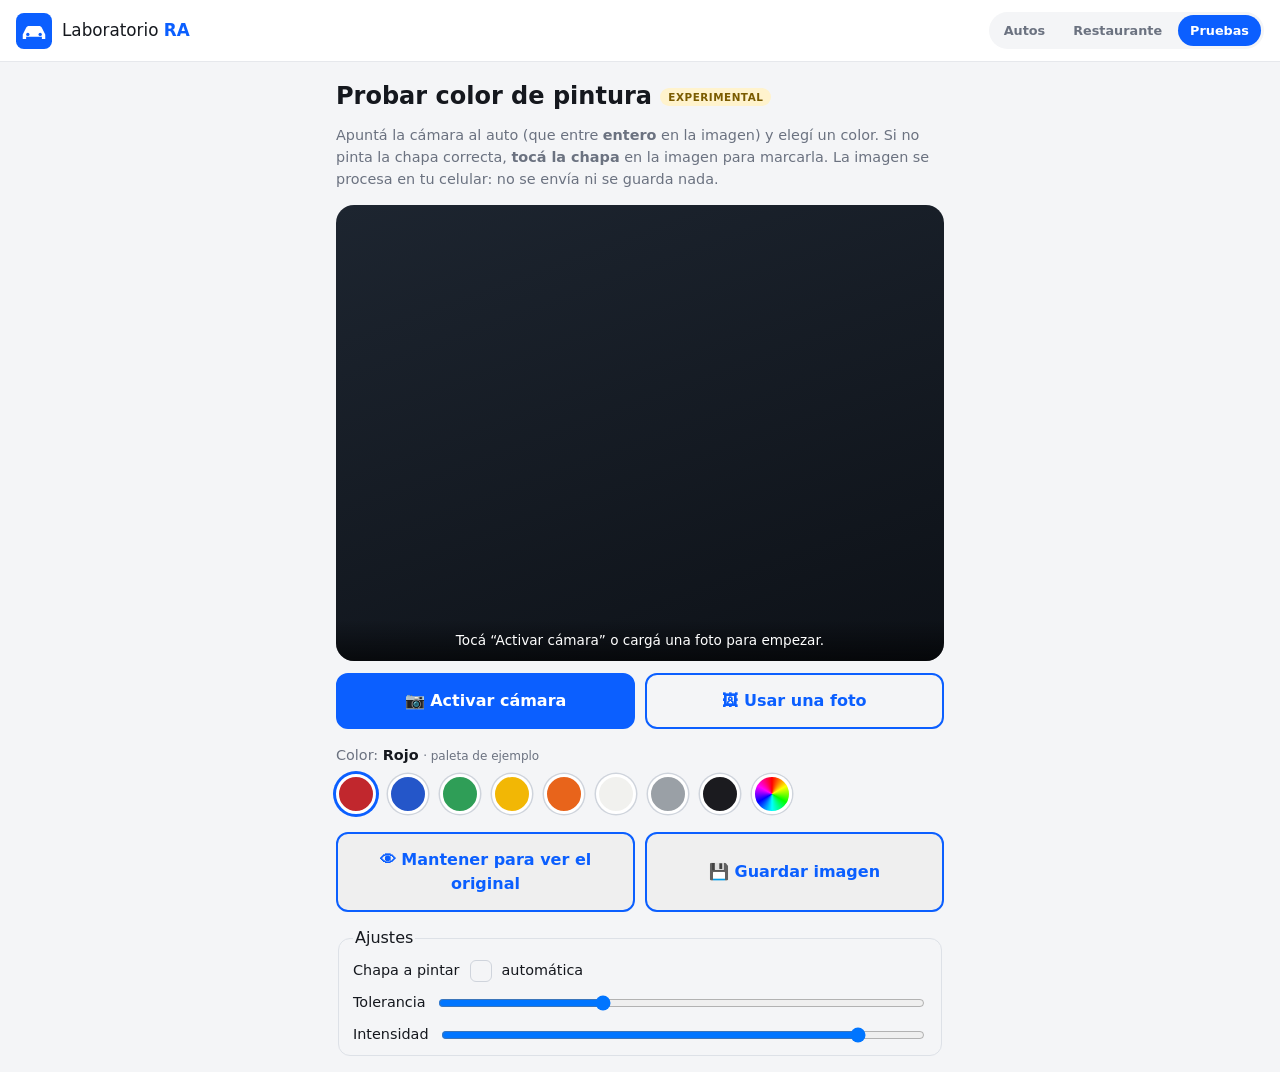
<file: pintura.html>
<!DOCTYPE html>
<html lang="es">
<head>
  <meta charset="UTF-8" />
  <meta name="viewport" content="width=device-width, initial-scale=1" />
  <title>Probar color de pintura · Demo WebAR</title>
  <meta name="description" content="Prototipo experimental: apuntá la cámara a un auto y mirá cómo quedaría pintado de otro color." />
  <link rel="icon" href="assets/logo.svg" type="image/svg+xml" />
  <link rel="stylesheet" href="style.css?v=202609301500" />
</head>

<body>
  <header class="site-header">
    <a class="brand" href="pruebas.html">
      <img src="assets/logo.svg" alt="" width="36" height="36" />
      <span>Laboratorio <strong>RA</strong></span>
    </a>
    <nav class="demos"><a href="index.html">Autos</a><a href="menu.html">Restaurante</a><a class="is-on" href="pruebas.html">Pruebas</a></nav>
  </header>

  <main class="cam-page">
    <h1>Probar color de pintura <span class="badge">experimental</span></h1>
    <p class="cam-help">
      Apuntá la cámara al auto (que entre <strong>entero</strong> en la imagen) y elegí un color.
      Si no pinta la chapa correcta, <strong>tocá la chapa</strong> en la imagen para marcarla.
      La imagen se procesa en tu celular: no se envía ni se guarda nada.
    </p>

    <!-- Escena: el video de la cámara queda debajo; encima, #lienzo muestra la imagen ya repintada. -->
    <div id="cam" class="cam-stage pint-stage">
      <video id="video" playsinline muted autoplay></video>
      <canvas id="lienzo"></canvas>
      <p id="estado" class="cam-status">Tocá “Activar cámara” o cargá una foto para empezar.</p>
    </div>

    <div class="cam-actions">
      <button id="btnCam" class="cta cta-solid" type="button">📷 Activar cámara</button>
      <label class="cta" for="archivo">🖼 Usar una foto</label>
      <input id="archivo" type="file" accept="image/*" hidden />
    </div>

    <!-- Paleta: cada botón trae el color en data-color. ★ Reemplazar por la carta de colores del taller ★ -->
    <fieldset class="colors pint-colores">
      <legend>Color: <strong id="color-nombre">Rojo</strong> <small>· paleta de ejemplo</small></legend>
      <div class="swatches" role="radiogroup" aria-label="Elegir color de pintura">
        <button type="button" class="swatch is-active" role="radio" aria-checked="true" data-color="#c1272d" data-nombre="Rojo" style="--c:#c1272d" title="Rojo"></button>
        <button type="button" class="swatch" role="radio" aria-checked="false" data-color="#2456c9" data-nombre="Azul" style="--c:#2456c9" title="Azul"></button>
        <button type="button" class="swatch" role="radio" aria-checked="false" data-color="#2f9e57" data-nombre="Verde" style="--c:#2f9e57" title="Verde"></button>
        <button type="button" class="swatch" role="radio" aria-checked="false" data-color="#f2b705" data-nombre="Amarillo" style="--c:#f2b705" title="Amarillo"></button>
        <button type="button" class="swatch" role="radio" aria-checked="false" data-color="#e8641b" data-nombre="Naranja" style="--c:#e8641b" title="Naranja"></button>
        <button type="button" class="swatch" role="radio" aria-checked="false" data-color="#f1f1ee" data-nombre="Blanco" style="--c:#f1f1ee" title="Blanco"></button>
        <button type="button" class="swatch" role="radio" aria-checked="false" data-color="#9aa0a6" data-nombre="Gris plata" style="--c:#9aa0a6" title="Gris plata"></button>
        <button type="button" class="swatch" role="radio" aria-checked="false" data-color="#1b1b1f" data-nombre="Negro" style="--c:#1b1b1f" title="Negro"></button>
        <label class="swatch pint-libre" title="Otro color"><input id="libre" type="color" value="#7a1fa2" aria-label="Otro color" /></label>
      </div>
    </fieldset>

    <div class="cam-actions">
      <button id="btnOriginal" class="cta" type="button">👁 Mantener para ver el original</button>
      <button id="btnGuardar" class="cta" type="button">💾 Guardar imagen</button>
    </div>

    <!-- Ajustes: sirven para afinar el resultado según el auto y la luz. -->
    <fieldset class="cam-tune">
      <legend>Ajustes</legend>
      <label>Chapa a pintar
        <span id="ref-chip" class="pint-chip" aria-hidden="true"></span>
        <span id="ref-texto">automática</span>
        <button id="btnAuto" class="anim-btn" type="button" hidden>Volver a automática</button>
      </label>
      <label>Tolerancia <input id="tol" type="range" min="15" max="120" step="1" value="50" /></label>
      <label>Intensidad <input id="fuerza" type="range" min="0.2" max="1" step="0.05" value="0.9" /></label>
    </fieldset>
  </main>

  <script type="module">
    /* ==========================================================
       CÓMO FUNCIONA (resumen)
       ==========================================================
       1. getUserMedia abre la cámara (o se carga una foto).
       2. MediaPipe "Image Segmenter" (modelo DeepLab v3) marca qué píxeles
          de la imagen son un vehículo → "máscara".
       3. Dentro de la máscara se busca el color de la chapa (el más
          repetido) o se usa el que el usuario tocó. Solo se repintan los
          píxeles parecidos a ese color: así vidrios, gomas y faros quedan
          como están.
       4. Cada píxel de chapa se reemplaza por el color elegido, pero
          conservando su luz y su sombra originales (brillos y reflejos),
          para que parezca pintura y no una mancha plana.
       Todo corre en el navegador; no hay servidor.
       ========================================================== */

    const $ = (s) => document.querySelector(s);
    const wrap = $('#cam'), video = $('#video'), lienzo = $('#lienzo'), estado = $('#estado');
    const ctx = lienzo.getContext('2d');
    // Lienzo de trabajo (no se ve): acá se copia cada cuadro para leer sus píxeles.
    const trabajo = document.createElement('canvas');
    const ctxT = trabajo.getContext('2d', { willReadFrequently: true });

    const LADO_MAX = 640;                 // se procesa a esta resolución (más = más lento)
    const CLASES_VEHICULO = [6, 7];       // categorías de DeepLab (Pascal VOC): 6 = ómnibus, 7 = auto
    const COBERTURA_MIN = 0.02;           // menos del 2 % de la imagen = "no hay auto"

    let W = 0, H = 0;
    let fuente = null;                    // ImageData del cuadro original
    let salida = null;                    // ImageData repintado
    let mascara = null;                   // Uint8Array: 1 = píxel de vehículo
    let cruda = null;                     // la máscara tal como la da el detector, antes de limpiarla
    const BORDE = 4;                      // píxeles que se recortan del contorno de la máscara
    let hayAuto = false;
    let modo = null;                      // 'camara' | 'foto'
    let verOriginal = false;

    /* ---------- Estado de la interfaz ---------- */
    let destino = [193, 39, 45];          // color elegido (RGB)
    let ref = null;                       // color de la chapa (RGB) que se va a reemplazar
    let refFija = false;                  // true = la eligió el usuario tocando la imagen
    const ui = {
      tol: () => parseFloat($('#tol').value),
      fuerza: () => parseFloat($('#fuerza').value),
    };

    const hexARgb = (hex) => { const n = parseInt(hex.slice(1), 16); return [n >> 16 & 255, n >> 8 & 255, n & 255]; };

    function prepararLienzo(w, h) {
      const k = Math.min(1, LADO_MAX / Math.max(w, h));
      W = Math.round(w * k); H = Math.round(h * k);
      lienzo.width = trabajo.width = W; lienzo.height = trabajo.height = H;
      salida = ctx.createImageData(W, H);
      mascara = new Uint8Array(W * H); cruda = new Uint8Array(W * H);
      // El contenedor toma la proporción de la imagen para que no se deforme.
      wrap.style.aspectRatio = `${W} / ${H}`;
    }

    /* ---------- Máscara del vehículo ----------
       MediaPipe devuelve, por cada píxel, el número de categoría. La máscara
       puede venir en otra resolución que el lienzo; por eso se remuestrea. */
    function leerMascara(resultado) {
      const m = resultado.categoryMask;
      const datos = m.getAsUint8Array(), mw = m.width, mh = m.height;
      for (let y = 0; y < H; y++) {
        const fila = Math.min(mh - 1, (y * mh / H) | 0) * mw;
        for (let x = 0; x < W; x++)
          cruda[y * W + x] = CLASES_VEHICULO.includes(datos[fila + Math.min(mw - 1, (x * mw / W) | 0)]) ? 1 : 0;
      }
      // "Erosión": un píxel vale solo si sus vecinos a BORDE px también son vehículo.
      // Saca las motas sueltas que el detector marca por error y el halo del contorno.
      let cuenta = 0;
      mascara.fill(0);
      for (let y = BORDE; y < H - BORDE; y++)
        for (let x = BORDE; x < W - BORDE; x++) {
          const i = y * W + x;
          const v = cruda[i] & cruda[i - BORDE] & cruda[i + BORDE] & cruda[i - BORDE * W] & cruda[i + BORDE * W];
          mascara[i] = v; cuenta += v;
        }
      hayAuto = cuenta / (W * H) >= COBERTURA_MIN;
    }

    /* ---------- Color de la chapa (automático) ----------
       Se agrupan los píxeles del vehículo en "cajones" de color parecido y se
       toma el cajón más lleno: la chapa es la superficie más grande y pareja. */
    const cajones = new Uint32Array(4096), sumas = new Float64Array(4096 * 3);
    function colorDominante() {
      cajones.fill(0); sumas.fill(0);
      const d = fuente.data;
      for (let i = 0, p = 0; i < mascara.length; i += 3, p += 12) {   // 1 de cada 3 píxeles alcanza
        if (!mascara[i]) continue;
        const c = (d[p] >> 4) << 8 | (d[p + 1] >> 4) << 4 | (d[p + 2] >> 4);
        cajones[c]++; sumas[c * 3] += d[p]; sumas[c * 3 + 1] += d[p + 1]; sumas[c * 3 + 2] += d[p + 2];
      }
      let mejor = 0;
      for (let c = 1; c < 4096; c++) if (cajones[c] > cajones[mejor]) mejor = c;
      const n = cajones[mejor];
      return n ? [sumas[mejor * 3] / n, sumas[mejor * 3 + 1] / n, sumas[mejor * 3 + 2] / n] : null;
    }

    function mostrarRef() {
      $('#ref-chip').style.background = ref ? `rgb(${ref.map(Math.round)})` : 'transparent';
      $('#ref-texto').textContent = refFija ? 'elegida por vos' : 'automática';
      $('#btnAuto').hidden = !refFija;
    }

    /* ---------- Repintado ----------
       Para comparar colores se separa cada píxel en luz (Y) y tono (Cb, Cr).
       La chapa de un auto cambia mucho de luz (sombras, reflejos) pero poco de
       tono; por eso el parecido se mide sobre todo por el tono. En autos
       blancos, grises o negros no hay tono: ahí pesa más la luz. */
    function repintar() {
      const src = fuente.data, out = salida.data;
      // Sin auto detectado solo se pinta si el usuario marcó la chapa (se pinta por color, sin máscara).
      const pintarTodo = !hayAuto && refFija;
      const activo = !verOriginal && ref && (hayAuto || pintarTodo);
      if (!activo) { out.set(src); return; }

      const [rr, rg, rb] = ref, [tr, tg, tb] = destino;
      const ry = 0.299 * rr + 0.587 * rg + 0.114 * rb;
      const rcb = (rb - ry) * 0.564, rcr = (rr - ry) * 0.713;
      const croma = Math.hypot(rcb, rcr);
      const pesoLuz = croma > 25 ? 0.25 : 0.25 + (25 - croma) / 25 * 0.6;
      const t0 = ui.tol(), t1 = t0 * 1.6, fuerza = ui.fuerza();
      const luzRef = Math.max(ry, 35);

      for (let i = 0, p = 0; i < mascara.length; i++, p += 4) {
        const r = src[p], g = src[p + 1], b = src[p + 2];
        out[p + 3] = 255;
        if (!pintarTodo && !mascara[i]) { out[p] = r; out[p + 1] = g; out[p + 2] = b; continue; }

        const y = 0.299 * r + 0.587 * g + 0.114 * b;
        const dcb = (b - y) * 0.564 - rcb, dcr = (r - y) * 0.713 - rcr;
        const dist = Math.sqrt(dcb * dcb + dcr * dcr) + pesoLuz * Math.abs(y - ry);
        let peso = dist <= t0 ? 1 : dist >= t1 ? 0 : (t1 - dist) / (t1 - t0);   // borde suave
        peso *= fuerza;
        if (peso <= 0) { out[p] = r; out[p + 1] = g; out[p + 2] = b; continue; }

        // Luz del píxel respecto a la chapa "típica": <1 sombra, >1 brillo.
        const k = y / luzRef;
        let nr, ng, nb;
        if (k <= 1) { nr = tr * k; ng = tg * k; nb = tb * k; }
        else {                                                  // brillos: se aclaran hacia blanco
          const a = Math.min(1, (k - 1) * 0.8);
          nr = tr + (255 - tr) * a; ng = tg + (255 - tg) * a; nb = tb + (255 - tb) * a;
        }
        out[p] = r + (nr - r) * peso; out[p + 1] = g + (ng - g) * peso; out[p + 2] = b + (nb - b) * peso;
      }
    }

    function dibujar() {
      if (!fuente) return;
      repintar();
      ctx.putImageData(salida, 0, 0);
      if (!hayAuto && !refFija) estado.textContent = 'No detecto un auto. Alejate para que entre entero, o tocá la chapa para marcarla.';
      else if (!hayAuto) estado.textContent = 'Pintando por color (sin detección de auto).';
      else estado.textContent = '';
    }

    /* ---------- Procesar un cuadro (de la cámara o de una foto) ---------- */
    let segmentador = null, cuadros = 0;
    function procesar(origen) {
      ctxT.drawImage(origen, 0, 0, W, H);
      fuente = ctxT.getImageData(0, 0, W, H);
      segmentador.segmentForVideo(trabajo, performance.now(), leerMascara);
      // La chapa automática se recalcula cada tanto y se mezcla con la anterior para que no parpadee.
      if (!refFija && hayAuto && (modo === 'foto' || cuadros++ % 6 === 0)) {
        const c = colorDominante();
        if (c) { ref = ref && modo === 'camara' ? ref.map((v, i) => v + (c[i] - v) * 0.3) : c; mostrarRef(); }
      }
      dibujar();
    }

    async function iniciarMediaPipe() {
      estado.textContent = 'Cargando detector de vehículos…';
      const { ImageSegmenter, FilesetResolver } = await import(
        'https://cdn.jsdelivr.net/npm/@mediapipe/tasks-vision@1.0.1/vision_bundle.mjs');
      const fileset = await FilesetResolver.forVisionTasks(
        'https://cdn.jsdelivr.net/npm/@mediapipe/tasks-vision@1.0.1/wasm');
      const opciones = (delegate) => ({
        baseOptions: {
          modelAssetPath: 'https://storage.googleapis.com/mediapipe-models/image_segmenter/deeplab_v3/float32/1/deeplab_v3.tflite',
          delegate,                                       // GPU = más rápido; CPU = más compatible
        },
        runningMode: 'VIDEO', outputCategoryMask: true, outputConfidenceMasks: false,
      });
      try { segmentador = await ImageSegmenter.createFromOptions(fileset, opciones('GPU')); }
      catch { segmentador = await ImageSegmenter.createFromOptions(fileset, opciones('CPU')); }
    }

    function apagarCamara() {
      if (video.srcObject) { video.srcObject.getTracks().forEach(t => t.stop()); video.srcObject = null; }
      $('#btnCam').textContent = '📷 Activar cámara';
    }

    function soltarRef() { ref = null; refFija = false; mostrarRef(); }

    async function activarCamara() {
      try {
        if (!segmentador) await iniciarMediaPipe();
        estado.textContent = 'Abriendo cámara…';
        const stream = await navigator.mediaDevices.getUserMedia({
          video: { facingMode: { ideal: 'environment' }, width: { ideal: 1280 }, height: { ideal: 720 } },
          audio: false,
        });
        video.srcObject = stream;
        await video.play();
        prepararLienzo(video.videoWidth, video.videoHeight);
        soltarRef();
        wrap.classList.add('activa');
        modo = 'camara';
        $('#btnCam').textContent = '📷 Cámara activa';
      } catch (e) {
        console.error(e);
        estado.textContent = e.name === 'NotAllowedError'
          ? 'Permiso de cámara denegado. Habilitalo en el navegador y probá de nuevo.'
          : 'No se pudo iniciar: ' + (e.message || e.name);
      }
    }

    /* Carga una imagen fija (foto del celular, o cualquier <img>/<canvas>). */
    async function usarImagen(img) {
      try {
        if (!segmentador) await iniciarMediaPipe();
        apagarCamara();
        modo = 'foto';
        prepararLienzo(img.naturalWidth || img.width, img.naturalHeight || img.height);
        soltarRef();
        wrap.classList.add('activa');
        procesar(img);
      } catch (e) {
        console.error(e);
        estado.textContent = 'No se pudo procesar la imagen: ' + (e.message || e.name);
      }
    }

    let ultimoTiempo = -1;
    function bucle() {
      requestAnimationFrame(bucle);
      if (modo !== 'camara' || video.readyState < 2) return;
      if (video.currentTime === ultimoTiempo) return;     // no procesar el mismo cuadro dos veces
      ultimoTiempo = video.currentTime;
      procesar(video);
    }

    /* En modo foto la imagen no cambia sola: se redibuja cuando cambia un control. */
    const refrescar = () => { if (modo === 'foto') dibujar(); };

    /* ---------- Controles ---------- */
    $('#btnCam').addEventListener('click', activarCamara);
    $('#archivo').addEventListener('change', async (e) => {
      const archivo = e.target.files[0];
      if (!archivo) return;
      const img = new Image();
      img.src = URL.createObjectURL(archivo);
      await img.decode();
      await usarImagen(img);
      URL.revokeObjectURL(img.src);
      e.target.value = '';                                // permite volver a elegir la misma foto
    });

    const swatches = document.querySelectorAll('.swatch');
    function elegirColor(boton, hex, nombre) {
      destino = hexARgb(hex);
      swatches.forEach(b => {
        b.classList.toggle('is-active', b === boton);
        if (b.hasAttribute('aria-checked')) b.setAttribute('aria-checked', String(b === boton));
      });
      $('#color-nombre').textContent = nombre;
      refrescar();
    }
    document.querySelectorAll('.swatch[data-color]').forEach(b =>
      b.addEventListener('click', () => elegirColor(b, b.dataset.color, b.dataset.nombre)));
    $('#libre').addEventListener('input', (e) => {
      const etiqueta = e.target.parentElement;
      etiqueta.style.setProperty('--c', e.target.value);
      elegirColor(etiqueta, e.target.value, 'Personalizado');
    });

    // Tocar la imagen = "esta es la chapa": se toma el color promedio alrededor del toque.
    lienzo.addEventListener('click', (e) => {
      if (!fuente) return;
      const caja = lienzo.getBoundingClientRect();
      const x = Math.round((e.clientX - caja.left) * W / caja.width);
      const y = Math.round((e.clientY - caja.top) * H / caja.height);
      let r = 0, g = 0, b = 0, n = 0;
      for (let j = Math.max(0, y - 3); j <= Math.min(H - 1, y + 3); j++)
        for (let i = Math.max(0, x - 3); i <= Math.min(W - 1, x + 3); i++) {
          const p = (j * W + i) * 4;
          r += fuente.data[p]; g += fuente.data[p + 1]; b += fuente.data[p + 2]; n++;
        }
      ref = [r / n, g / n, b / n]; refFija = true;
      mostrarRef(); refrescar();
    });
    $('#btnAuto').addEventListener('click', () => {
      soltarRef();
      if (modo === 'foto' && hayAuto) { ref = colorDominante(); mostrarRef(); }
      refrescar();
    });

    $('#tol').addEventListener('input', refrescar);
    $('#fuerza').addEventListener('input', refrescar);

    const btnOriginal = $('#btnOriginal');
    const original = (ver) => { verOriginal = ver; refrescar(); };
    btnOriginal.addEventListener('pointerdown', () => original(true));
    ['pointerup', 'pointerleave', 'pointercancel'].forEach(ev => btnOriginal.addEventListener(ev, () => original(false)));

    $('#btnGuardar').addEventListener('click', () => {
      if (!fuente) return;
      lienzo.toBlob((blob) => {
        const a = document.createElement('a');
        a.href = URL.createObjectURL(blob);
        a.download = `pintura-${$('#color-nombre').textContent.toLowerCase().replace(/\s+/g, '-')}.jpg`;
        a.click();
        URL.revokeObjectURL(a.href);
      }, 'image/jpeg', 0.92);
    });

    requestAnimationFrame(bucle);
    window.__pintura = { usarImagen, estado: () => ({ W, H, hayAuto, ref, refFija, modo }) };  // para depurar desde la consola
  </script>
</body>
</html>
</file>
<file: style.css>
/* ============================================================
   style.css — estilos de la ficha. Enfoque "mobile first":
   el diseño base es para celular y se ensancha con @media.
   Para cambiar la identidad de marca del cliente, editá las
   variables de :root.
   ============================================================ */
:root {
  --bg: #f4f5f7;
  --card: #ffffff;
  --text: #15181e;
  --muted: #6b7280;
  --accent: #0b5fff;        /* color de marca (botones) */
  --accent-dark: #0846c2;
  --radius: 18px;
  --shadow: 0 10px 30px rgba(15, 23, 42, .08);
}

* { box-sizing: border-box; }

html { -webkit-text-size-adjust: 100%; }

body {
  margin: 0;
  font-family: system-ui, -apple-system, "Segoe UI", Roboto, sans-serif;
  color: var(--text);
  background: var(--bg);
  line-height: 1.5;
}

/* ---------- Cabecera ---------- */
.site-header {
  display: flex; align-items: center; justify-content: space-between;
  padding: 12px 16px;
  background: var(--card);
  border-bottom: 1px solid #e6e8ec;
  position: sticky; top: 0; z-index: 10;
}
.brand { display: flex; align-items: center; gap: 10px; color: var(--text); text-decoration: none; font-size: 1.05rem; }
.brand strong { color: var(--accent); }
.tag { font-size: .75rem; font-weight: 600; padding: 4px 10px; border-radius: 999px; background: #e8f0ff; color: var(--accent); }

/* Selector entre demos (Autos / Restaurante) */
.demos { display: flex; gap: 4px; background: var(--bg); padding: 3px; border-radius: 999px; }
.demos a { font-size: .8rem; font-weight: 600; padding: 6px 12px; border-radius: 999px; color: var(--muted); text-decoration: none; }
.demos a.is-on { background: var(--accent); color: #fff; }

/* ---------- Layout principal ---------- */
.product {
  display: grid;
  gap: 16px;
  padding: 16px;
  max-width: 1200px;
  margin: 0 auto;
}

/* ---------- Visor 3D ---------- */
.viewer-wrap {
  background: radial-gradient(circle at 50% 30%, #ffffff, #e9ecf2);
  border-radius: var(--radius);
  box-shadow: var(--shadow);
  overflow: hidden;
  position: relative;
}

/* IMPORTANTE: model-viewer necesita un alto explícito, si no, mide 0. */
model-viewer {
  display: block;
  width: 100%;
  height: 58vh;
  min-height: 320px;
  max-height: 560px;
  --poster-color: transparent;   /* fondo transparente antes de cargar */
  --progress-bar-color: transparent; /* usamos nuestra barra propia */
}

/* Botón de RA personalizado (slot="ar-button") */
.ar-btn {
  position: absolute; left: 50%; bottom: 16px; transform: translateX(-50%);
  display: inline-flex; align-items: center; gap: 8px;
  padding: 13px 22px;
  font: inherit; font-weight: 700; font-size: 1rem;
  color: #fff; background: var(--accent);
  border: 0; border-radius: 999px;
  box-shadow: 0 8px 20px rgba(11, 95, 255, .35);
  cursor: pointer;
  white-space: nowrap;
}
.ar-btn:hover { background: var(--accent-dark); }
.ar-btn:active { transform: translateX(-50%) scale(.97); }

/* Barra de progreso de carga */
.progress { position: absolute; left: 0; right: 0; bottom: 0; height: 4px; background: rgba(0,0,0,.06); transition: opacity .4s; }
.progress.done { opacity: 0; }
.progress-fill { height: 100%; width: 0; background: var(--accent); transition: width .2s; }

.ar-aviso { margin: 0; padding: 10px 16px; font-size: .85rem; color: var(--muted); text-align: center; background: #fff8e1; }

/* ---------- Panel de información ---------- */
.info {
  background: var(--card);
  border-radius: var(--radius);
  box-shadow: var(--shadow);
  padding: 20px;
}
.eyebrow { margin: 0; font-size: .75rem; text-transform: uppercase; letter-spacing: .08em; color: var(--accent); font-weight: 700; }
h1 { margin: 4px 0 6px; font-size: 1.6rem; line-height: 1.2; }
.price { margin: 0 0 16px; font-size: 1.35rem; font-weight: 800; }
.price small { font-size: .75rem; font-weight: 400; color: var(--muted); }

.specs { list-style: none; margin: 0 0 18px; padding: 0; display: grid; grid-template-columns: 1fr 1fr; gap: 10px; }
.specs li { background: var(--bg); border-radius: 12px; padding: 10px 12px; display: flex; flex-direction: column; }
.specs span { font-size: .72rem; color: var(--muted); text-transform: uppercase; letter-spacing: .05em; }
.specs strong { font-size: .95rem; }

/* Selector de color */
.colors { border: 0; margin: 0 0 18px; padding: 0; }
.colors legend { padding: 0; margin-bottom: 8px; font-size: .9rem; color: var(--muted); }
.colors legend strong { color: var(--text); }
.swatches { display: flex; gap: 12px; flex-wrap: wrap; }
.swatch {
  width: 40px; height: 40px;           /* ≥ 40px: cómodo para el dedo */
  border-radius: 50%;
  background: var(--c);
  border: 3px solid #fff;
  box-shadow: 0 0 0 1.5px #cfd4dc;
  cursor: pointer; padding: 0;
  transition: transform .15s, box-shadow .15s;
}
.swatch:hover { transform: scale(1.08); }
.swatch.is-active { box-shadow: 0 0 0 3px var(--accent); }
.swatch:focus-visible { outline: 3px solid var(--accent); outline-offset: 3px; }

.cta {
  display: block; text-align: center; text-decoration: none;
  padding: 14px; border-radius: 12px; font-weight: 700;
  color: var(--accent); border: 2px solid var(--accent);
}
.cta:hover { background: #e8f0ff; }
.hint { font-size: .85rem; color: var(--muted); margin: 14px 0 0; }

/* ---------- Sección "Así funciona" ---------- */
.how { max-width: 1000px; margin: 8px auto 0; padding: 24px 16px; text-align: center; scroll-margin-top: 70px; }
.how h2 { margin: 0 0 20px; font-size: 1.5rem; }
.steps { list-style: none; margin: 0 0 20px; padding: 0; display: grid; gap: 14px; text-align: left; }
.steps li { background: var(--card); border-radius: var(--radius); box-shadow: var(--shadow); padding: 18px; }
.steps h3, .need h3 { margin: 8px 0 4px; font-size: 1.05rem; }
.steps p, .need p { margin: 0; color: var(--muted); font-size: .92rem; }
.n { display: inline-grid; place-items: center; width: 32px; height: 32px; border-radius: 50%; background: var(--accent); color: #fff; font-weight: 800; }
.need { background: #e8f0ff; border-radius: var(--radius); padding: 18px; margin-bottom: 20px; text-align: left; }
.cta-solid { display: inline-block; background: var(--accent); color: #fff; padding: 14px 28px; }
.cta-solid:hover { background: var(--accent-dark); }

.site-footer { text-align: center; padding: 24px 16px 36px; color: var(--muted); font-size: .85rem; }
.site-footer p { margin: 4px 0; }
.site-footer a { color: var(--accent); }

/* ---------- Pantallas anchas: visor a la izquierda, ficha a la derecha ---------- */
@media (min-width: 900px) {
  .product { grid-template-columns: 1.6fr 1fr; align-items: start; padding: 28px 24px; gap: 24px; }
  model-viewer { height: 620px; max-height: none; }
  h1 { font-size: 2rem; }
  .steps { grid-template-columns: repeat(3, 1fr); }
  .info { position: sticky; top: 90px; }
}

/* Respeta a quienes piden menos animación */
@media (prefers-reduced-motion: reduce) {
  * { transition: none !important; }
}

/* ---------- Página "Probar en tu pie" (cámara) ---------- */
.cam-page { max-width: 640px; margin: 0 auto; padding: 16px; }
.cam-page h1 { font-size: 1.5rem; }
.badge { font-size: .65rem; vertical-align: middle; background: #fff3cd; color: #7a5b00; padding: 3px 8px; border-radius: 999px; font-weight: 700; text-transform: uppercase; letter-spacing: .05em; }
.cam-help { color: var(--muted); font-size: .9rem; }
.cam-stage { position: relative; width: 100%; max-height: 70vh; aspect-ratio: 9 / 16; margin: 12px auto; background: linear-gradient(160deg, #1d2530, #0d1117); border-radius: var(--radius); overflow: hidden; }
.cam-stage video, .cam-stage canvas { position: absolute; inset: 0; width: 100%; height: 100%; }
.cam-stage video { object-fit: fill; display: none; }
.cam-stage.activa video { display: block; }
.cam-stage.espejo video, .cam-stage.espejo canvas { transform: scaleX(-1); } /* cámara frontal = espejo */
.cam-status { position: absolute; left: 0; right: 0; bottom: 0; margin: 0; padding: 10px 14px; color: #fff; font-size: .85rem; text-align: center; background: linear-gradient(transparent, rgba(0,0,0,.6)); }
.cam-status:empty { display: none; }
.cam-actions { display: flex; gap: 10px; flex-wrap: wrap; }
.cam-actions .cta { flex: 1 1 200px; cursor: pointer; font: inherit; font-weight: 700; }
.cam-tune { margin-top: 14px; border: 1px solid #dde1e7; border-radius: 12px; padding: 10px 14px; display: grid; gap: 10px; }
.cam-tune label { font-size: .9rem; display: flex; gap: 10px; align-items: center; }
.cam-tune input[type=range] { flex: 1; }

/* ---------- Página "Probar color de pintura" (cámara) ---------- */
.pint-stage { aspect-ratio: 4 / 3; }
.pint-stage canvas { cursor: crosshair; }
.pint-colores { margin-top: 16px; }
.pint-libre { display: inline-block; --c: #7a1fa2; background: conic-gradient(red, yellow, lime, cyan, blue, magenta, red); overflow: hidden; }
.pint-libre.is-active { background: var(--c); }
.pint-libre input { opacity: 0; width: 100%; height: 100%; cursor: pointer; }
.pint-chip { width: 22px; height: 22px; border-radius: 6px; border: 1.5px solid #cfd4dc; flex: none; }
label.cta { cursor: pointer; }

/* ---------- Selector de vehículo y animaciones ---------- */
.veh-tabs { display: flex; gap: 6px; margin: 8px 0 4px; }
.veh { font: inherit; font-size: .85rem; font-weight: 700; padding: 8px 14px; border-radius: 999px; border: 1.5px solid #cfd4dc; background: #fff; color: var(--muted); cursor: pointer; }
.veh.is-on { background: var(--accent); border-color: var(--accent); color: #fff; }
.anims { border: 0; margin: 0 0 18px; padding: 0; }
.anims[hidden] { display: none; }
.anims legend { padding: 0; margin-bottom: 8px; font-size: .9rem; color: var(--muted); }
.anim-list { display: flex; flex-wrap: wrap; gap: 8px; }
.anim-btn { font: inherit; font-size: .82rem; font-weight: 600; padding: 8px 12px; border-radius: 10px; border: 1.5px solid #cfd4dc; background: #fff; cursor: pointer; }
.anim-btn.is-on { border-color: var(--accent); color: var(--accent); background: #e8f0ff; }

/* El atributo hidden debe ganar siempre sobre display de las clases */
[hidden] { display: none !important; }

/* ---------- Personaje RA + VR (xr.html) ---------- */
.xr-page { max-width: 760px; }
.xr-stage { position: relative; width: 100%; aspect-ratio: 16 / 10; background: #1d2530; border-radius: var(--radius); overflow: hidden; margin: 12px 0; }
.xr-stage canvas { display: block; width: 100%; height: 100%; touch-action: none; }
.xr-estado { color: var(--muted); font-size: .88rem; margin: 6px 0 12px; }
.xr-page .anims { margin-top: 16px; }
/* Capa sobre la cámara durante la RA (oculta fuera de la sesión de RA) */
.xr-overlay { display: none; flex-direction: column; justify-content: flex-end; gap: 10px; position: fixed; inset: 0; padding: 16px; pointer-events: none; }
.xr-overlay > * { pointer-events: auto; }
.xr-overlay .ar-hint { align-self: center; margin: 0; padding: 8px 14px; border-radius: 999px; background: rgba(0,0,0,.6); color: #fff; font-size: .9rem; }
.xr-overlay .anim-list { justify-content: center; }
.xr-overlay .anim-btn { background: rgba(255,255,255,.92); }
#btnSalir { align-self: flex-end; order: -1; }
</file>
